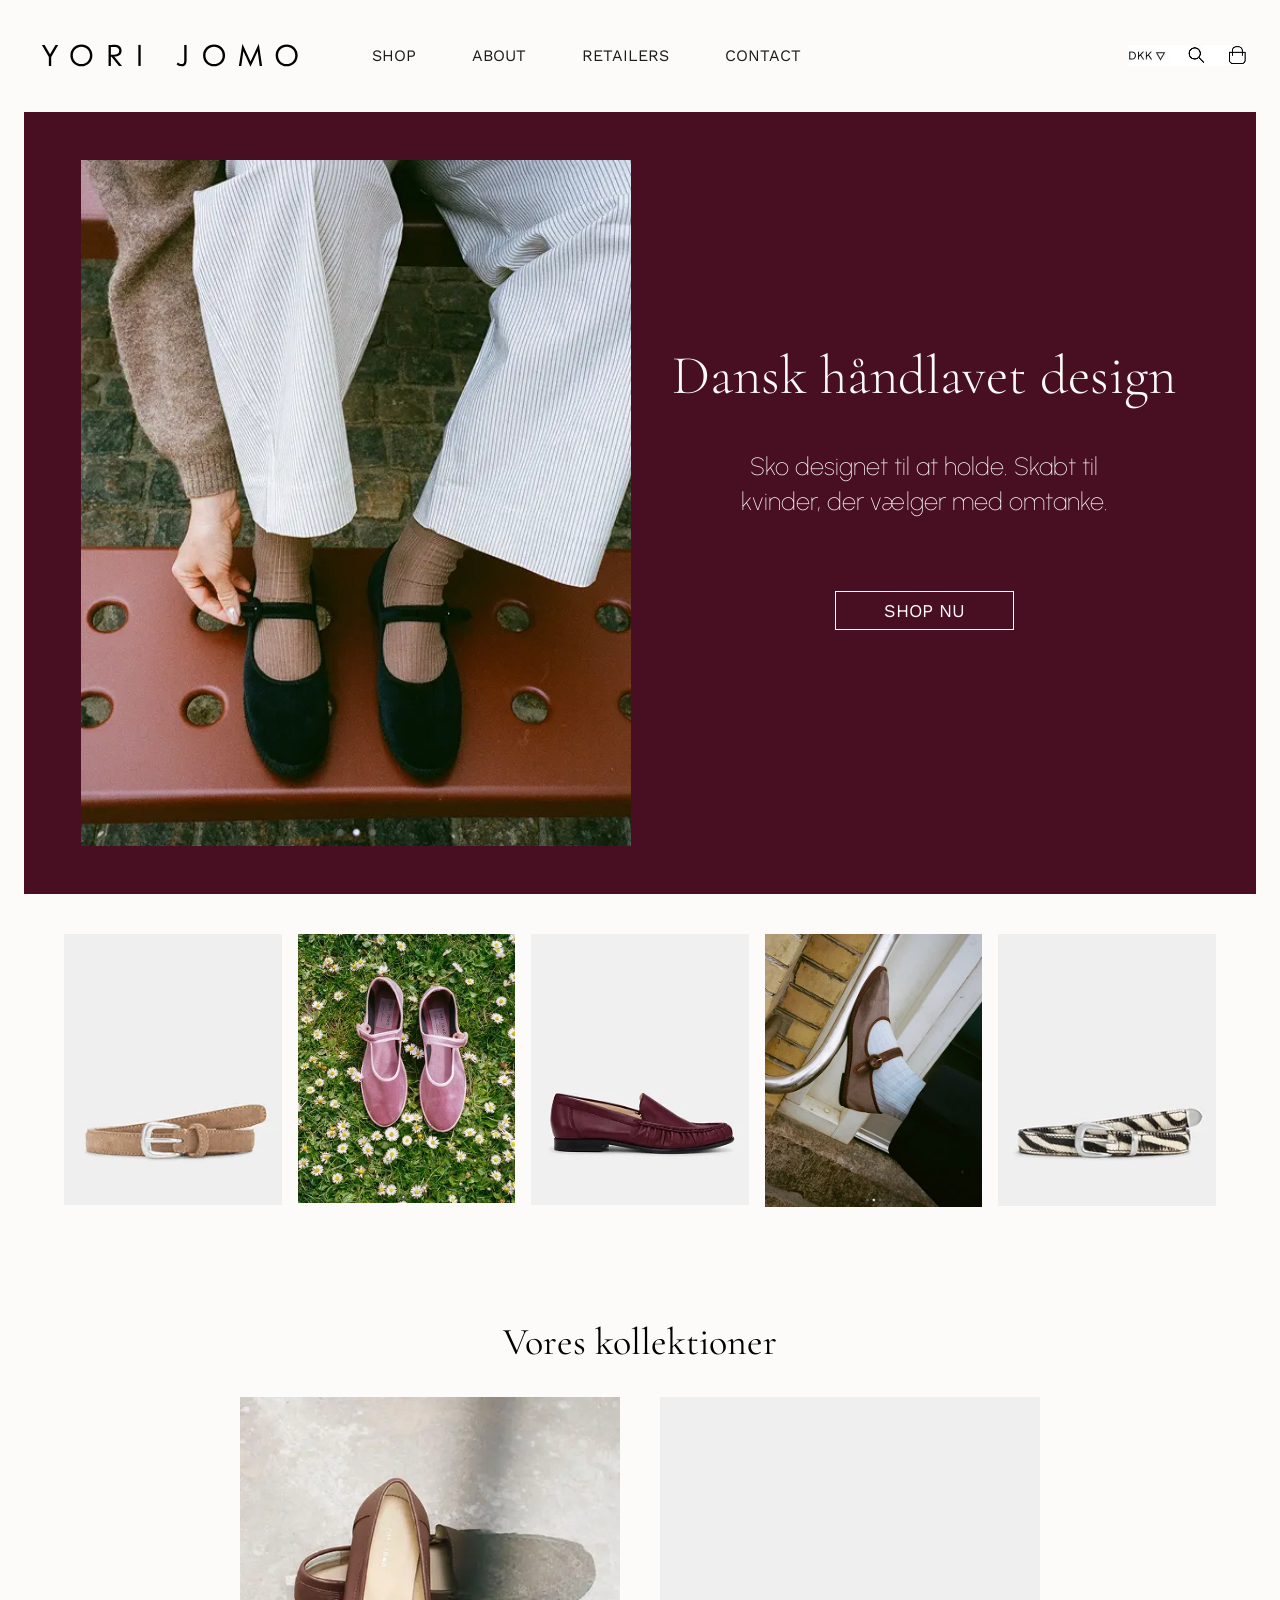
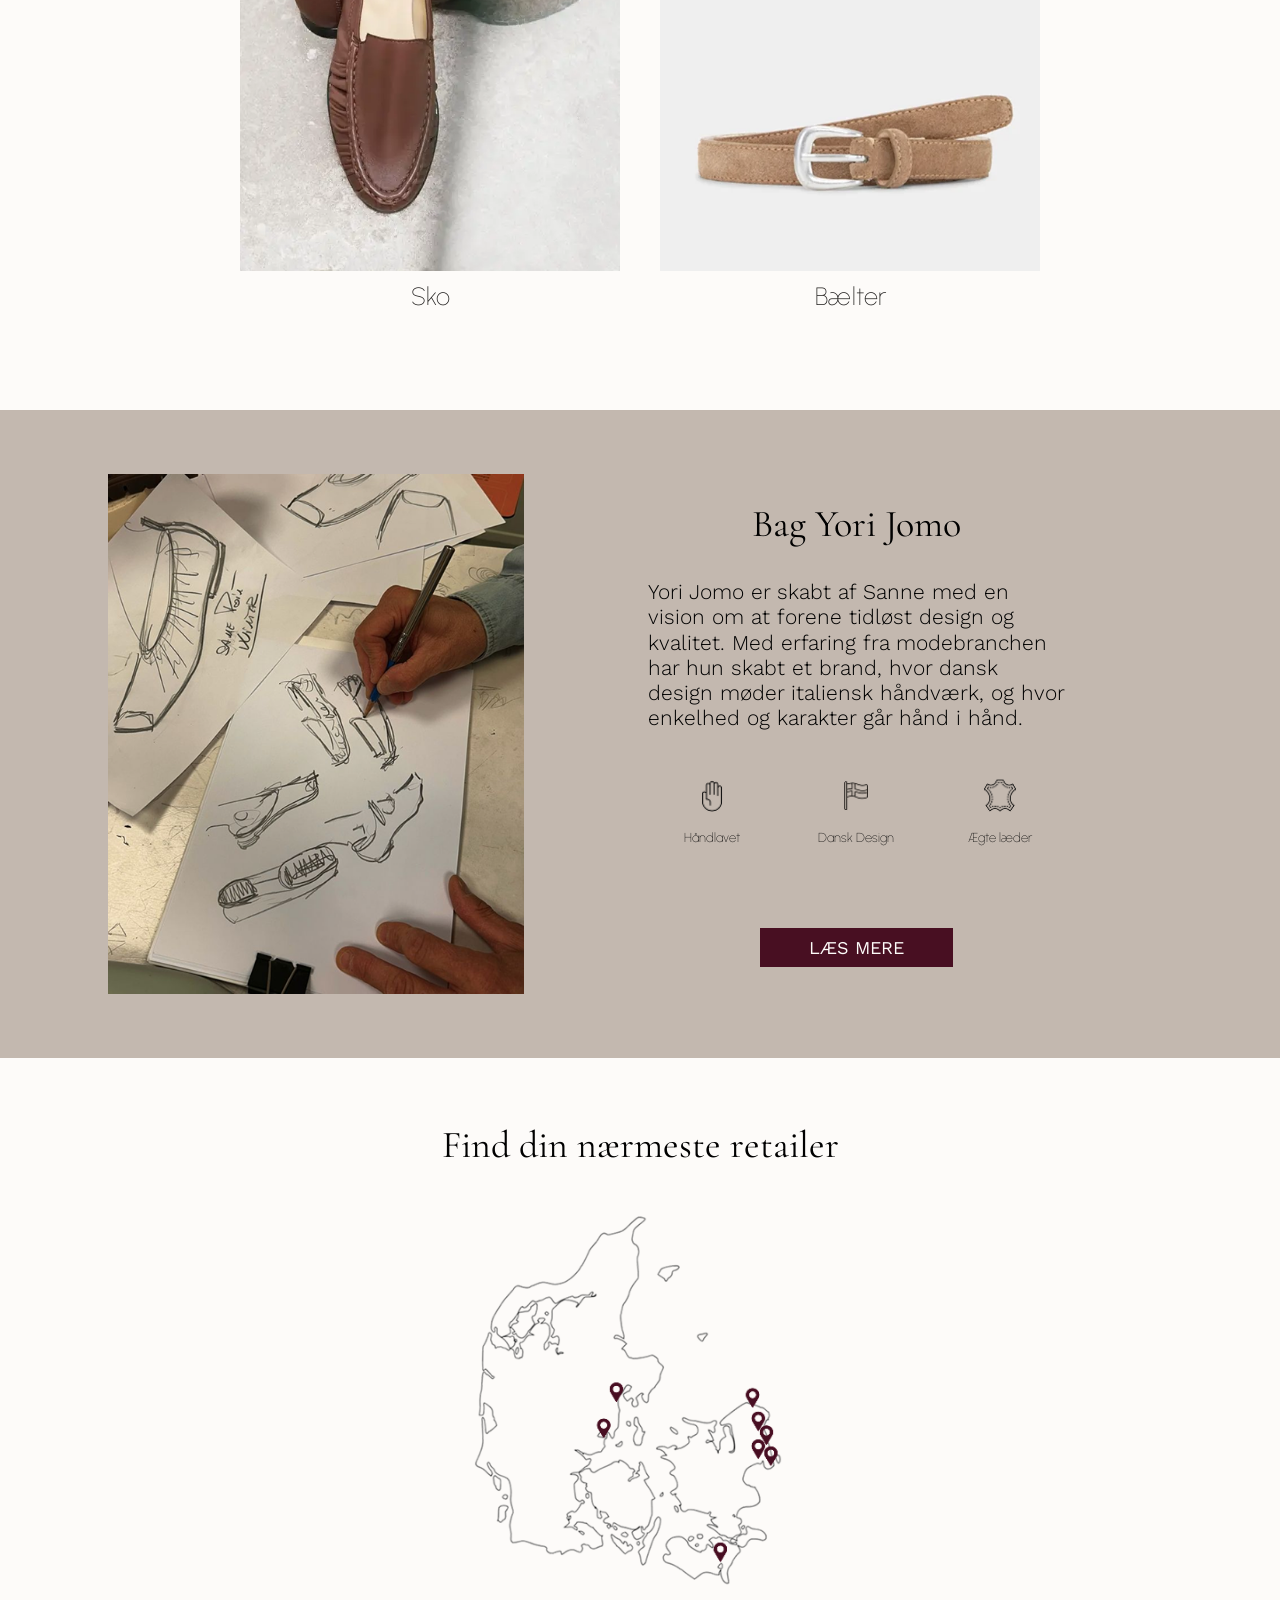
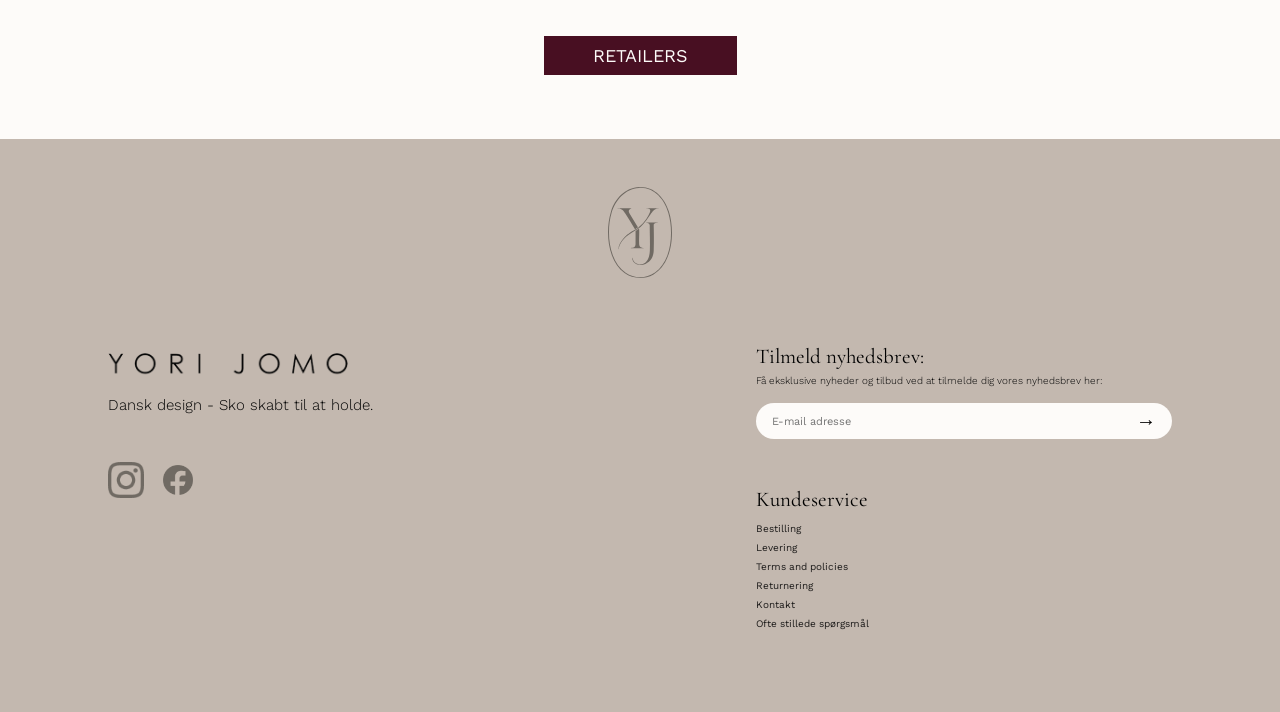
<file: index.html>
<!DOCTYPE html>
<html lang="en">

<head>
    <meta charset="UTF-8">
    <meta name="viewport" content="width=device-width, initial-scale=1.0">
    <meta name="robots" content="noindex">

    <link rel="preconnect" href="https://fonts.googleapis.com">
    <link rel="preconnect" href="https://fonts.gstatic.com" crossorigin>
    <link
        href="https://fonts.googleapis.com/css2?family=Cormorant+Garamond:ital,wght@0,300..700;1,300..700&family=Urbanist:ital,wght@0,100..900;1,100..900&family=Work+Sans:ital,wght@0,100..900;1,100..900&display=swap"
        rel="stylesheet">

    <link rel="stylesheet" href="system.css">
    <link rel="stylesheet" href="index.css">
    <link rel="stylesheet" href="ekstra.css">
    <script src="burger.js" defer></script>

    <title>Forside</title>
</head>

<body>
    <header>
        <nav>
            <a href="index.html">
                <img src="img_laura/logo.svg" alt="logo">
            </a>

            <button class="burger" aria-label="Åbn menu" aria-expanded="false">
                <span></span>
                <span></span>
                <span></span>
            </button>

            <ul class="menu">
                <li><a href="#">SHOP</a></li>
                <li><a href="#">ABOUT</a></li>
                <li><a href="#">RETAILERS</a></li>
                <li><a href="#">CONTACT</a></li>
            </ul>


            <a href="#" class="navbar_icons">
                <img src="img_laura/nav.webp" alt="icons">
            </a>
        </nav>

    </header>

    <main>
        <section class="section_hero">
            <div class="hero">
                <div class="hero_1">
                    <img src="img_laura/hero-laura.webp" alt="hero">
                </div>
                <div class="hero_2">
                    <p class="display">Dansk håndlavet design</p>
                    <h4>Sko designet til at holde. Skabt til <br> kvinder, der vælger med omtanke.</h4>
                    <a href="#" class="btn read-more">
                        <span class="button-text">SHOP NU</span>
                        <span class="button-arrow" aria-hidden="true">→</span>
                    </a>
                </div>
            </div>
        </section>
        <section class="section_galleri">
            <div class="galleri grid">
                <div class="col-6 col-lg-2">
                    <img src="img_laura/galleri-1.webp" alt="shop">
                </div>
                <div class="col-6  col-lg-2">
                    <img src="img_laura/galleri-2.webp" alt="shop">
                </div>
                <div class="col-6  col-lg-2">
                    <img src="img_laura/galleri-3.webp" alt="shop">
                </div>
                <div class="col-6  col-lg-2">
                    <img src="img_laura/galleri-4.webp" alt="shop">
                </div>
                <div class="col-lg-2 galleri_mobil-skjul">
                    <img src="img_laura/galleri-5.webp" alt="shop">
                </div>

            </div>
        </section>
        <section class="section_kollektioner">
            <h2>Vores kollektioner</h2>

            <div class="grid gap1">
                <div class="col-6">
                    <a href="#" class="kollektion">
                        <img src="img_laura/kollektion_sko3.webp" alt="sko">
                        <h4>Sko</h4>
                    </a>
                </div>
                <div class="col-6">
                    <a href="#" class="kollektion">
                        <img src="img_laura/kollektion_belt.webp" alt="bælter">
                        <h4>Bælter</h4>
                    </a>
                </div>
            </div>

        </section>
        <section class="grid bag-yori-jomo">

            <!-- Billede til venstre -->
            <div class="col-12 col-md-4 col-md-start-2">
                <img src="img/designtegning.png" alt="Billede af en masse tegninger af sko">
            </div>

            <!-- Indhold til højre -->
            <div class="col-12 col-md-4 col-md-start-7 yori-content">

                <h2>Bag Yori Jomo</h2>

                <p>
                    Yori Jomo er skabt af Sanne med en vision om at forene
                    tidløst design og kvalitet. Med erfaring fra modebranchen
                    har hun skabt et brand, hvor dansk design møder italiensk
                    håndværk, og hvor enkelhed og karakter går hånd i hånd.
                </p>

                <!-- Ikoner -->
                <div class="grid yori-icons">

                    <div class="col-4">
                        <img src="img/ikon1.png" alt="">
                        <h4>Håndlavet</h4>
                    </div>

                    <div class="col-4">
                        <img src="img/ikon2.png" alt="">
                        <h4>Dansk Design</h4>
                    </div>

                    <div class="col-4">
                        <img src="img/ikon3.png" alt="">
                        <h4>Ægte læder</h4>
                    </div>

                </div>

                <!-- Knap -->
                <div class="yori-button">
                    <button class="btn-secondary yori-button read-more">
                        <span class="button-text">LÆS MERE</span>
                        <span class="button-arrow" aria-hidden="true">→</span>
                    </button>
                </div>

            </div>

        </section>

        <section class="grid retailers">
            <div class="col-12 col-md-4 col-md-start-5">
                <div>
                    <h2>Find din nærmeste retailer</h2>
                </div>
                <div>
                    <img src="img/retailers.png" alt="kort over butikker">
                </div>
                <div>
                    <button class="btn-secondary read-more">
                        <span class="button-text">RETAILERS</span>
                        <span class="button-arrow" aria-hidden="true">→</span>
                    </button>
                </div>
            </div>

        </section>

    </main>



    <footer class="grid footer">

        <!-- Ikon øverst i midten -->
        <div class="col-2 col-start-6 col-md-2 col-md-start-6 footer-icon">
            <img src="img/yi_ikon.svg" alt="Yori Jomo ikon">
        </div>

        <!-- Venstre side: logo og sociale medier -->
        <div class="col-12 col-md-4 col-md-start-2 footer-brand">
            <img class="footer-logo" src="img/logo_footer.png" alt="Yori Jomo logo">

            <p>Dansk design - Sko skabt til at holde.</p>

            <div class="footer-socials">
                <a href="#" aria-label="Instagram">
                    <img src="img/insta.png" alt="">
                </a>
                <a href="#" aria-label="Facebook">
                    <img src="img/facebook.png" alt="">
                </a>
            </div>
        </div>

        <!-- Højre side -->
        <div class="col-12 col-md-4 col-md-start-8 footer-info">

            <div class="footer-newsletter">
                <h2>Tilmeld nyhedsbrev:</h2>
                <p>Få eksklusive nyheder og tilbud ved at tilmelde dig vores nyhedsbrev her:</p>

                <form>
                    <input type="email" placeholder="E-mail adresse" aria-label="E-mail adresse">
                    <button type="submit" aria-label="Tilmeld">
                        →
                    </button>
                </form>
            </div>

            <div class="footer-customer">
                <h2>Kundeservice</h2>
                <ul>
                    <li><a href="#">Bestilling</a></li>
                    <li><a href="#">Levering</a></li>
                    <li><a href="#">Terms and policies</a></li>
                    <li><a href="#">Returnering</a></li>
                    <li><a href="#">Kontakt</a></li>
                    <li><a href="#">Ofte stillede spørgsmål</a></li>
                </ul>
            </div>

        </div>

    </footer>

</body>

</html>
</file>
<file: system.css>
/*
System styles
1: Reset
2: Variable & tokens
3: Layout containers & Breakpoints
4: Layout/Grid
5: Tekst & Typografi
6: Forms
7: Links & Buttons
8: Medier
9: Hjælpere
10: Komponenter
11: Animationer
12: Custom CSS
*/

/* ========== 1: Reset ========== */

* {
  margin: 0;
  padding: 0;
  box-sizing: border-box;
}

a {
  text-decoration: none;
}

img {
  max-width: 100%;
  display: block;
}

html {
  background-color: var(--color-base-white);
}

/* ========== 2: Variable & tokens ========== */

:root {
  /* farver*/
  --color-base-white: #fdfbf9;
  --color-beige: #c3b8af;
  --color-dark-red: #480f22;
  --color-base-black: #1e1c1b;

  /* Spacing */
  --space-zero: 0;
  --space-xs: 0.25rem;
  --space-sm: 0.5rem;
  --space-md: 1rem;
  --space-lg: 1.5rem;
  --space-xl: 2rem;
  --space-xxl: 3rem;
  --space-xxxl: 6rem;

  /* Font-størrelser */
  --font-size-display-lg: 55px;
  --font-size-display-sm: 25px;
  --font-size-h1-lg: 50px;
  --font-size-h1-sm: 21px;
  --font-size-h2-lg: 38px;
  --font-size-h2-sm: 18px;
  --font-size-h3-lg: 35px;
  --font-size-h3-sm: 16px;
  --font-size-h4-lg: 25px;
  --font-size-h4-sm: 14px;
  --font-size-cta-lg: 18px;
  --font-size-cta-sm: 14px;
  --font-size-p-lg: 21px;
  --font-size-p-sm: 12px;

  --font-weight-light: 300;
  --font-weight-normal: 400;
  --font-weight-bold: 700;

  /* Borders & Radius */
  --radius: 25px;

  /* Spacing */
  --space-zero: 0;
  --space-xs: 0.25rem;
  --space-sm: 0.5rem;
  --space-md: 1rem;
  --space-lg: 1.5rem;
  --space-xl: 2rem;
  --space-xxl: 3rem;
  --space-xxxl: 6rem;
}

/* Surface Tokens / classes*/
.bg-primary {
  background-color: var(--color-base-white);
}
.text-primary {
  color: var(--color-base-black);
}
.text-secondary-light {
  color: var(--color-base-white);
}

/* rounded tokens /classes */
.rounded-border {
  border-radius: var(--radius);
}

/* ========== 4: Layout/Grid ========== */

/* Grundlæggende grid (mobile-first) */
.grid {
  display: grid;
  grid-template-columns: repeat(12, 1fr);
  gap: 0.5rem;
  /*margin: 0 calc(0.5rem / 2);*/
  grid-auto-rows: minmax(2rem, auto);
}
@media (min-width: 400px) {
  .grid {
    gap: 1rem;
    /*margin: 0 calc(1rem / 2);*/
  }
}

/* Responsive kolonne-klasser  */
.col-1 {
  grid-column: auto / span 1;
}
.col-2 {
  grid-column: auto / span 2;
}
.col-3 {
  grid-column: auto / span 3;
}
.col-4 {
  grid-column: auto / span 4;
}
.col-5 {
  grid-column: auto / span 5;
}
.col-6 {
  grid-column: auto / span 6;
}
.col-7 {
  grid-column: auto / span 7;
}
.col-8 {
  grid-column: auto / span 8;
}
.col-9 {
  grid-column: auto / span 9;
}
.col-10 {
  grid-column: auto / span 10;
}
.col-11 {
  grid-column: auto / span 11;
}
.col-12 {
  grid-column: auto / span 12;
}

/* Mellemstore skærme (sm: ≥760px) */
@media (min-width: 760px) {
  .col-sm-1 {
    grid-column: auto / span 1;
  }
  .col-sm-2 {
    grid-column: auto / span 2;
  }
  .col-sm-3 {
    grid-column: auto / span 3;
  }
  .col-sm-4 {
    grid-column: auto / span 4;
  }
  .col-sm-5 {
    grid-column: auto / span 5;
  }
  .col-sm-6 {
    grid-column: auto / span 6;
  }
  .col-sm-7 {
    grid-column: auto / span 7;
  }
  .col-sm-8 {
    grid-column: auto / span 8;
  }
  .col-sm-9 {
    grid-column: auto / span 9;
  }
  .col-sm-10 {
    grid-column: auto / span 10;
  }
  .col-sm-11 {
    grid-column: auto / span 11;
  }
  .col-sm-12 {
    grid-column: auto / span 12;
  }
}

/* Store skærme (md: ≥960px) */
@media (min-width: 960px) {
  .col-md-1 {
    grid-column: auto / span 1;
  }
  .col-md-2 {
    grid-column: auto / span 2;
  }
  .col-md-3 {
    grid-column: auto / span 3;
  }
  .col-md-4 {
    grid-column: auto / span 4;
  }
  .col-md-5 {
    grid-column: auto / span 5;
  }
  .col-md-6 {
    grid-column: auto / span 6;
  }
  .col-md-7 {
    grid-column: auto / span 7;
  }
  .col-md-8 {
    grid-column: auto / span 8;
  }
  .col-md-9 {
    grid-column: auto / span 9;
  }
  .col-md-10 {
    grid-column: auto / span 10;
  }
  .col-md-11 {
    grid-column: auto / span 11;
  }
  .col-md-12 {
    grid-column: auto / span 12;
  }
}

/* Extra store skærme (lg: ≥1280px) */
@media (min-width: 1280px) {
  .col-lg-1 {
    grid-column: auto / span 1;
  }
  .col-lg-2 {
    grid-column: auto / span 2;
  }
  .col-lg-3 {
    grid-column: auto / span 3;
  }
  .col-lg-4 {
    grid-column: auto / span 4;
  }
  .col-lg-5 {
    grid-column: auto / span 5;
  }
  .col-lg-6 {
    grid-column: auto / span 6;
  }
  .col-lg-7 {
    grid-column: auto / span 7;
  }
  .col-lg-8 {
    grid-column: auto / span 8;
  }
  .col-lg-9 {
    grid-column: auto / span 9;
  }
  .col-lg-10 {
    grid-column: auto / span 10;
  }
  .col-lg-11 {
    grid-column: auto / span 11;
  }
  .col-lg-12 {
    grid-column: auto / span 12;
  }
}

/* Col-start classes til at definere startpositioner...*/
.col-start-1 {
  grid-column-start: 1;
}
.col-start-2 {
  grid-column-start: 2;
}
.col-start-3 {
  grid-column-start: 3;
}
.col-start-4 {
  grid-column-start: 4;
}
.col-start-5 {
  grid-column-start: 5;
}
.col-start-6 {
  grid-column-start: 6;
}
.col-start-7 {
  grid-column-start: 7;
}
.col-start-8 {
  grid-column-start: 8;
}
.col-start-9 {
  grid-column-start: 9;
}
.col-start-10 {
  grid-column-start: 10;
}
.col-start-11 {
  grid-column-start: 11;
}
.col-start-12 {
  grid-column-start: 12;
}

/* Mellemstore skærme (sm: ≥760px) */
@media (min-width: 760px) {
  .col-sm-start-1 {
    grid-column-start: 1;
  }
  .col-sm-start-2 {
    grid-column-start: 2;
  }
  .col-sm-start-3 {
    grid-column-start: 3;
  }
  .col-sm-start-4 {
    grid-column-start: 4;
  }
  .col-sm-start-5 {
    grid-column-start: 5;
  }
  .col-sm-start-6 {
    grid-column-start: 6;
  }
  .col-sm-start-7 {
    grid-column-start: 7;
  }
  .col-sm-start-8 {
    grid-column-start: 8;
  }
  .col-sm-start-9 {
    grid-column-start: 9;
  }
  .col-sm-start-10 {
    grid-column-start: 10;
  }
  .col-sm-start-11 {
    grid-column-start: 11;
  }
  .col-sm-start-12 {
    grid-column-start: 12;
  }
}

/* Store skærme (md: ≥960px) */
@media (min-width: 960px) {
  .col-md-start-1 {
    grid-column-start: 1;
  }
  .col-md-start-2 {
    grid-column-start: 2;
  }
  .col-md-start-3 {
    grid-column-start: 3;
  }
  .col-md-start-4 {
    grid-column-start: 4;
  }
  .col-md-start-5 {
    grid-column-start: 5;
  }
  .col-md-start-6 {
    grid-column-start: 6;
  }
  .col-md-start-7 {
    grid-column-start: 7;
  }
  .col-md-start-8 {
    grid-column-start: 8;
  }
  .col-md-start-9 {
    grid-column-start: 9;
  }
  .col-md-start-10 {
    grid-column-start: 10;
  }
  .col-md-start-11 {
    grid-column-start: 11;
  }
  .col-md-start-12 {
    grid-column-start: 12;
  }
}

/* Extra store skærme (lg: ≥1200px) */
@media (min-width: 1200px) {
  .col-lg-start-1 {
    grid-column-start: 1;
  }
  .col-lg-start-2 {
    grid-column-start: 2;
  }
  .col-lg-start-3 {
    grid-column-start: 3;
  }
  .col-lg-start-4 {
    grid-column-start: 4;
  }
  .col-lg-start-5 {
    grid-column-start: 5;
  }
  .col-lg-start-6 {
    grid-column-start: 6;
  }
  .col-lg-start-7 {
    grid-column-start: 7;
  }
  .col-lg-start-8 {
    grid-column-start: 8;
  }
  .col-lg-start-9 {
    grid-column-start: 9;
  }
  .col-lg-start-10 {
    grid-column-start: 10;
  }
  .col-lg-start-11 {
    grid-column-start: 11;
  }
  .col-lg-start-12 {
    grid-column-start: 12;
  }
}

/* Nested grid */
.nested-grid {
  display: grid;
  grid-template-columns: repeat(12, 1fr);
  gap: 1rem; /* 2 * 8px */
  margin-top: 2rem; /* 2 * 8px */
}

/* Kolonne-klasser til det nestede grid */
.nested-grid > [class*="col-"] {
  background-color: #e0e0e0;
  border: 1px solid #ccc;
}

/* Lodret justering af indhold */
.content-start {
  align-content: flex-start;
}
.content-center {
  align-content: center;
}
.content-end {
  align-content: flex-end;
}
.content-between {
  align-content: space-between;
}
.content-around {
  align-content: space-around;
}
.content-stretch {
  align-content: stretch;
}

/* Flexbox classes */

/* Flebox display */
.flex {
  display: flex;
}
.inline-flex {
  display: inline-flex;
}

/* Flebox retning */
.flex-row {
  flex-direction: row;
}
.flex-row-reverse {
  flex-direction: row-reverse;
}
.flex-col {
  flex-direction: column;
}
.flex-col-reverse {
  flex-direction: column-reverse;
}

/* Justering af indhold */
.justify-start {
  justify-content: flex-start;
}
.justify-end {
  justify-content: flex-end;
}
.justify-center {
  justify-content: center;
}
.justify-between {
  justify-content: space-between;
}
.justify-around {
  justify-content: space-around;
}
.justify-evenly {
  justify-content: space-evenly;
}

/* Lodret justering */
.items-start {
  align-items: flex-start;
}
.items-end {
  align-items: flex-end;
}
.items-center {
  align-items: center;
}
.items-baseline {
  align-items: baseline;
}
.items-stretch {
  align-items: stretch;
}

/* Individuel lodret justering */
.self-start {
  align-self: flex-start;
}
.self-end {
  align-self: flex-end;
}
.self-center {
  align-self: center;
}
.self-baseline {
  align-self: baseline;
}
.self-stretch {
  align-self: stretch;
}

/* Individuel vandret justering */
.justify-self-start {
  justify-self: start;
}
.justify-self-end {
  justify-self: end;
}
.justify-self-center {
  justify-self: center;
}
.justify-self-stretch {
  justify-self: stretch;
}

/* Omflytning */
.flex-wrap {
  flex-wrap: wrap;
}
.flex-nowrap {
  flex-wrap: nowrap;
}
.flex-wrap-reverse {
  flex-wrap: wrap-reverse;
}

/* Gaps = Afstand mellem elementer */
.gap-zero {
  gap: var(--space-zero);
}
.gap-xs {
  gap: var(--space-xs);
}
.gap-sm {
  gap: var(--space-sm);
}
.gap-md {
  gap: var(--space-md);
}
.gap-lg {
  gap: var(--space-lg);
}
.gap-xl {
  gap: var(--space-xl);
}
.gap-xxl {
  gap: var(--space-xxl);
}

/* Små skærme (≥400px) */
@media (min-width: 400px) {
  .xs\:gap-zero {
    gap: var(--space-zero);
  }
  .xs\:gap-xs {
    gap: var(--space-xs);
  }
  .xs\:gap-sm {
    gap: var(--space-sm);
  }
  .xs\:gap-md {
    gap: var(--space-md);
  }
  .xs\:gap-lg {
    gap: var(--space-lg);
  }
  .xs\:gap-xl {
    gap: var(--space-xl);
  }
  .xs\:gap-xxl {
    gap: var(--space-xxl);
  }
}

/* Tablet skærme (≥760px) */
@media (min-width: 760px) {
  .sm\:gap-zero {
    gap: var(--space-zero);
  }
  .sm\:gap-xs {
    gap: var(--space-xs);
  }
  .sm\:gap-sm {
    gap: var(--space-sm);
  }
  .sm\:gap-md {
    gap: var(--space-md);
  }
  .sm\:gap-lg {
    gap: var(--space-lg);
  }
  .sm\:gap-xl {
    gap: var(--space-xl);
  }
  .sm\:gap-xxl {
    gap: var(--space-xxl);
  }
}

/* Mellemstore skærme (≥960px) */
@media (min-width: 960px) {
  .md\:gap-zero {
    gap: var(--space-zero);
  }
  .md\:gap-xs {
    gap: var(--space-xs);
  }
  .md\:gap-sm {
    gap: var(--space-sm);
  }
  .md\:gap-md {
    gap: var(--space-md);
  }
  .md\:gap-lg {
    gap: var(--space-lg);
  }
  .md\:gap-xl {
    gap: var(--space-xl);
  }
  .md\:gap-xxl {
    gap: var(--space-xxl);
  }
}

/* Store skærme (≥1200px) */
@media (min-width: 1200px) {
  .lg\:gap-zero {
    gap: var(--space-zero);
  }
  .lg\:gap-xs {
    gap: var(--space-xs);
  }
  .lg\:gap-sm {
    gap: var(--space-sm);
  }
  .lg\:gap-md {
    gap: var(--space-md);
  }
  .lg\:gap-lg {
    gap: var(--space-lg);
  }
  .lg\:gap-xl {
    gap: var(--space-xl);
  }
  .lg\:gap-xxl {
    gap: var(--space-xxl);
  }
}

/* ========== 5: Tekst & Typografi, fonte ========== */

.display,
h1,
h2 {
  font-family: "Cormorant Garamond", serif;
}

h3,
h4 {
  font-family: "Urbanist", sans-serif;
}

p,
.btn,
.menu,
.btn-secondary {
  font-family: "Work Sans", sans-serif;
}

/* mobile first */
.display {
  font-size: var(--font-size-display-sm);
}
h1 {
  font-size: var(--font-size-h1-sm);
}
h2 {
  font-size: var(--font-size-h2-sm);
  font-weight: 400;
}
h3 {
  font-size: var(--font-size-h3-sm);
  font-weight: 200;
}
h4 {
  font-size: var(--font-size-h4-sm);
  font-weight: 100;
  line-height: 1.4;
}
p {
  font-size: var(--font-size-p-sm);
  font-weight: 300;
  line-height: 1.2;
}
.btn,
.btn-secondary {
  font-size: var(--font-size-cta-sm);
}

/* desktop */
@media (min-width: 760px) {
  .display {
    font-size: var(--font-size-display-lg);
  }
  h1 {
    font-size: var(--font-size-h1-lg);
  }
  h2 {
    font-size: var(--font-size-h2-lg);
  }
  h3 {
    font-size: var(--font-size-h3-lg);
  }
  h4 {
    font-size: var(--font-size-h4-lg);
  }
  p {
    font-size: var(--font-size-p-lg);
  }
  .btn,
  .btn-secondary {
    font-size: var(--font-size-cta-lg);
  }
}

/* Tekstjustering */
/* Standard tekstjustering (mobil-first) */
.text-left {
  text-align: left;
}
.text-center {
  text-align: center;
}
.text-right {
  text-align: right;
}
.text-justify {
  text-align: justify;
}

/* Tablet skærme (≥760px) */
@media (min-width: 760px) {
  .sm\:text-left {
    text-align: left;
  }
  .sm\:text-center {
    text-align: center;
  }
  .sm\:text-right {
    text-align: right;
  }
  .sm\:text-justify {
    text-align: justify;
  }
}

/* Mellemstore skærme (≥960px) */
@media (min-width: 960px) {
  .md\:text-left {
    text-align: left;
  }
  .md\:text-center {
    text-align: center;
  }
  .md\:text-right {
    text-align: right;
  }
  .md\:text-justify {
    text-align: justify;
  }
}

/* Store skærme (≥1200px) */
@media (min-width: 1200px) {
  .lg\:text-left {
    text-align: left;
  }
  .lg\:text-center {
    text-align: center;
  }
  .lg\:text-right {
    text-align: right;
  }
  .lg\:text-justify {
    text-align: justify;
  }
}

/* ========== 7: links & Buttons ========== */

/* Knap-varianter */
.btn {
  background-color: transparent;
  color: var(--color-base-white);
  padding: var(--space-sm) var(--space-xxl);
  border: 1px solid var(--color-base-white);
  cursor: pointer;
  transition: background-color 0.2s ease;
  text-decoration: none;
}

.btn:hover {
  background-color: var(--color-base-white);
  color: var(--color-dark-red);
  text-decoration: none;
}

.btn-secondary {
  background-color: var(--color-dark-red);
  color: var(--color-base-white);
  padding: var(--space-sm) var(--space-xxl);
  border: 1px solid var(--color-dark-red);
  cursor: pointer;
  transition: background-color 0.2s ease;
  text-decoration: none;
}

.btn-secondary:hover {
  background-color: transparent;
  color: var(--color-dark-red);
}

/* knap størrelser*/
.btn-sm {
  padding: var(--space-xs) var(--space-sm);
  font-size: var(--font-size-sm);
}

.btn-md {
  padding: var(--space-sm) var(--space-md);
  font-size: var(--font-size-base);
}

.btn-lg {
  padding: var(--space-md) var(--space-lg);
  font-size: var(--font-size-lg);
}
.btn-full {
  padding: var(--space-md) var(--space-lg);
  font-size: var(--font-size-lg);
  width: 100%;
}

/* links / a hrefs*/
a {
  color: var(--color-base-black);
  text-decoration: none;
  transition: color 0.2s ease;
}

a:hover {
  color: var(--color-dark-red);
  text-decoration: none;
}

/* ========== 8: Medier ========== */
img {
  width: 100%;
  max-width: 100%;
  height: auto;
}

/* ========== 9: Hjælpere ========== */

/*fjern tekstunderstregning*/
.text-decoration-none {
  text-decoration: none;
}

/* Mobil (default) */
.hidden {
  display: none;
}
.visible {
  display: block;
}

/* Mellemstore skærme (sm: ≥760px) */
@media (min-width: 760px) {
  .hidden-sm {
    display: none;
  }
  .visible-sm {
    display: block;
  }
}

/* Store skærme (md: ≥960px) */
@media (min-width: 960px) {
  .hidden-md {
    display: none;
  }
  .visible-md {
    display: block;
  }
}

/* Extra store skærme (lg: ≥1200px) */
@media (min-width: 1200px) {
  .hidden-lg {
    display: none;
  }
  .visible-lg {
    display: block;
  }
}

/* Padding classes */
.p-zero {
  padding: var(--space-zero);
}
.p-xs {
  padding: var(--space-xs);
}
.p-sm {
  padding: var(--space-sm);
}
.p-md {
  padding: var(--space-md);
}
.p-lg {
  padding: var(--space-lg);
}
.p-xl {
  padding: var(--space-xl);
}
.p-xxl {
  padding: var(--space-xxl);
}
.p-xxxl {
  padding: var(--space-xxxl);
}
.p-t-zero {
  padding-top: var(--space-zero);
}
.p-t-xs {
  padding-top: var(--space-xs);
}
.p-t-sm {
  padding-top: var(--space-sm);
}
.p-t-md {
  padding-top: var(--space-md);
}
.p-t-lg {
  padding-top: var(--space-lg);
}
.p-t-xl {
  padding-top: var(--space-xl);
}
.p-t-xxl {
  padding-top: var(--space-xxl);
}
.p-t-xxxl {
  padding-top: var(--space-xxxl);
}
.p-r-zero {
  padding-right: var(--space-zero);
}
.p-r-xs {
  padding-right: var(--space-xs);
}
.p-r-sm {
  padding-right: var(--space-sm);
}
.p-r-md {
  padding-right: var(--space-md);
}
.p-r-lg {
  padding-right: var(--space-lg);
}
.p-r-xl {
  padding-right: var(--space-xl);
}
.p-r-xxl {
  padding-right: var(--space-xxl);
}
.p-r-xxxl {
  padding-right: var(--space-xxxl);
}
.p-b-zero {
  padding-bottom: var(--space-zero);
}
.p-b-xs {
  padding-bottom: var(--space-xs);
}
.p-b-sm {
  padding-bottom: var(--space-sm);
}
.p-b-md {
  padding-bottom: var(--space-md);
}
.p-b-lg {
  padding-bottom: var(--space-lg);
}
.p-b-xl {
  padding-bottom: var(--space-xl);
}
.p-b-xxl {
  padding-bottom: var(--space-xxl);
}
.p-b-xxxl {
  padding-bottom: var(--space-xxxl);
}
.p-l-zero {
  padding-left: var(--space-zero);
}
.p-l-xs {
  padding-left: var(--space-xs);
}
.p-l-sm {
  padding-left: var(--space-sm);
}
.p-l-md {
  padding-left: var(--space-md);
}
.p-l-lg {
  padding-left: var(--space-lg);
}
.p-l-xl {
  padding-left: var(--space-xl);
}
.p-l-xxl {
  padding-left: var(--space-xxl);
}
.p-l-xxxl {
  padding-left: var(--space-xxxl);
}

/* Margin classes */
.m-zero {
  margin: var(--space-zero);
}
.m-xs {
  margin: var(--space-xs);
}
.m-sm {
  margin: var(--space-sm);
}
.m-md {
  margin: var(--space-md);
}
.m-lg {
  margin: var(--space-lg);
}
.m-xl {
  margin: var(--space-xl);
}
.m-xxl {
  margin: var(--space-xxl);
}
.m-xxxl {
  margin: var(--space-xxxl);
}
.m-t-zero {
  margin-top: var(--space-zero);
}
.m-t-xs {
  margin-top: var(--space-xs);
}
.m-t-sm {
  margin-top: var(--space-sm);
}
.m-t-md {
  margin-top: var(--space-md);
}
.m-t-lg {
  margin-top: var(--space-lg);
}
.m-t-xl {
  margin-top: var(--space-xl);
}
.m-t-xxl {
  margin-top: var(--space-xxl);
}
.m-t-xxxl {
  margin-top: var(--space-xxxl);
}
.m-r-zero {
  margin-right: var(--space-zero);
}
.m-r-xs {
  margin-right: var(--space-xs);
}
.m-r-sm {
  margin-right: var(--space-sm);
}
.m-r-md {
  margin-right: var(--space-md);
}
.m-r-lg {
  margin-right: var(--space-lg);
}
.m-r-xl {
  margin-right: var(--space-xl);
}
.m-r-xxl {
  margin-right: var(--space-xxl);
}
.m-r-xxxl {
  margin-right: var(--space-xxxl);
}
.m-b-zero {
  margin-bottom: var(--space-zero);
}
.m-b-xs {
  margin-bottom: var(--space-xs);
}
.m-b-sm {
  margin-bottom: var(--space-sm);
}
.m-b-md {
  margin-bottom: var(--space-md);
}
.m-b-lg {
  margin-bottom: var(--space-lg);
}
.m-b-xl {
  margin-bottom: var(--space-xl);
}
.m-b-xxl {
  margin-bottom: var(--space-xxl);
}
.m-b-xxxl {
  margin-bottom: var(--space-xxxl);
}
.m-l-zero {
  margin-left: var(--space-zero);
}
.m-l-xs {
  margin-left: var(--space-xs);
}
.m-l-sm {
  margin-left: var(--space-sm);
}
.m-l-md {
  margin-left: var(--space-md);
}
.m-l-lg {
  margin-left: var(--space-lg);
}
.m-l-xl {
  margin-left: var(--space-xl);
}
.m-l-xxl {
  margin-left: var(--space-xxl);
}
.m-l-xxxl {
  margin-left: var(--space-xxxl);
}

/* ========== 10: Komponenter ========== */

/*Navbar*/
/* Navbar styling */
.navbarfixed {
  position: fixed;
  top: 0;
  left: 0;
  width: 100%;
  background: var(--color-bright);
}
.mobile-menu {
  position: fixed;
  top: 0;
  left: 0;
  bottom: 0;
  background-color: var(--color-bright);
  width: 100%;
  padding: 96px var(--space-xl);
  z-index: 1000;
}
.mobile-menu a {
  padding: var(--space-sm) 0;
}
.logo,
.navicon {
  z-index: 1001;
}

/* ========== 11: Animationer ========== */
/* Glat scrolling for anker-links */
html {
  scroll-behavior: smooth;
}

/* ----------------------------------------------
 * Generated by Animista on 2026-10-2 15:17:36
 * Licensed under FreeBSD License.
 * See http://animista.net/license for more info. 
 * w: http://animista.net, t: @cssanimista
 * ---------------------------------------------- */

.slide-fwd-center {
  -webkit-animation: slide-fwd-center 0.45s cubic-bezier(0.25, 0.46, 0.45, 0.94) both;
  animation: slide-fwd-center 0.45s cubic-bezier(0.25, 0.46, 0.45, 0.94) both;
}

@-webkit-keyframes slide-fwd-center {
  0% {
    -webkit-transform: translateZ(0);
    transform: translateZ(0);
  }
  100% {
    -webkit-transform: translateZ(160px);
    transform: translateZ(160px);
  }
}
@keyframes slide-fwd-center {
  0% {
    -webkit-transform: translateZ(0);
    transform: translateZ(0);
  }
  100% {
    -webkit-transform: translateZ(160px);
    transform: translateZ(160px);
  }
}

/* ========== 12: Custom CSS ========== */
/* Tilføj dine egne brugerdefinerede stilarter her - eller tilføj dem i en separat fil */
</file>
<file: index.css>
/********************* MOBIL *********************/
/* hero sektion */
.hero {
  background-color: var(--color-dark-red);
  padding: var(--space-lg);
  display: flex;
  flex-direction: column;
  gap: var(--space-xl);
  color: var(--color-base-white);
}

.hero_2 {
  display: flex;
  flex-direction: column;
  align-items: center;
  text-align: center;
  gap: var(--space-lg);
}

.hero_2 a {
  margin: 1rem 0;
}

.section_hero {
  padding: 0 0 1.5rem;
}

.hero_1 img {
  width: 100%;
  max-width: 400px;
  height: auto;
  margin: 0 auto;
}

/* Galleri sektion */
.galleri_mobil-skjul {
  display: none;
}

/* Kollektioner */
.section_kollektioner h2 {
  text-align: center;
  margin-bottom: 1rem;
}
.kollektion h4 {
  text-align: center;
  margin-top: var(--space-sm);
}

.section_kollektioner {
  margin: 4rem 1rem;
}

/* HEADER NAVBAR */
header nav {
  display: flex;
  align-items: center;
  margin: 1rem;
}

.menu {
  list-style: none;
  display: none; /* skjult i mobil */
}

.navbar_icons {
  display: none;
}

/* Burger menu */
.burger {
  display: flex;
  flex-direction: column;
  gap: 6px;
  padding: 0;
  margin-left: auto;
  border: none;
  background: none;
  cursor: pointer;
}

.burger span {
  width: 25px;
  height: 2px;
  background-color: var(--color-base-black);
  display: block;
}

/* Når menuen åbnes */
nav.active .menu {
  display: flex;
  flex-direction: column;
  gap: 1.5rem;
  position: absolute;
  top: 100%;
  left: 0;
  width: 100%;
  margin: 0;
  padding: 2rem;
  box-sizing: border-box;
  background-color: var(--color-base-white);
  border: 1px solid var(--color-base-black);
  z-index: 10;
}

header nav {
  position: relative;
}

/* KNAP */
/* Pilen er skjult som standard */
.button-arrow {
  position: absolute;
  left: 50%;
  top: 50%;
  font-size: 2rem;
  line-height: 1;
  opacity: 0;
  transform: translate(-50%, -50%) translateX(-10px);
  transition:
    opacity 0.3s ease,
    transform 0.3s ease;
}

/* Teksten forsvinder */
.read-more:hover .button-text {
  opacity: 0;
}

/* Pilen vises */
.read-more:hover .button-arrow {
  opacity: 1;
  transform: translate(-50%, -50%) translateX(0);
}

/* Glidende overgang på teksten */
.button-text {
  transition: opacity 0.3s ease;
}

.read-more {
  position: relative;
}

/********************* DESKTOP *********************/
@media (min-width: 760px) {
  /* hero desktop */
  .hero {
    display: grid;
    grid-template-columns: 1fr 1fr;
    align-items: center;
    gap: 0rem;
    padding: var(--space-xxl);
  }

  .section_hero {
    padding: 0rem 1.5rem 1.5rem;
  }

  .hero_2 {
    gap: 40px;
  }

  .hero_2 a {
    margin: 2rem 0;
  }

  .hero_1 img {
    max-width: 550px;
  }

  /* Galleri */
  .galleri {
    padding: 1rem 4rem;
    grid-template-columns: repeat(5, minmax(0, 1fr));
  }
  .galleri > div {
    grid-column: auto;
  }

  .galleri_mobil-skjul {
    display: block;
  }

  /* kollektioner */
  .section_kollektioner h2 {
    font-size: 38px;
    font-weight: 400;
    margin-bottom: 2rem;
  }

  .section_kollektioner {
    margin: 6rem 15rem;
  }

  .gap1 {
    gap: 2.5rem;
  }

  /* HEADER NAVBAR */
  header nav {
    margin: 1.7rem 1rem;
  }

  .menu {
    gap: 3.5rem;
    list-style: none;
    display: block;
    display: flex;
    align-items: center;
    margin: 0 3.5rem;
  }

  header nav > a:last-child {
    margin-left: auto;
    padding: 0 1rem 0 0;
  }

  .navbar_icons {
    display: block;
  }

  .burger {
    display: none;
  }
}
</file>
<file: ekstra.css>
/* Bag Yori Jomo */
.bag-yori-jomo {
  background-color: var(--color-beige);
  align-items: center;
  padding: 4rem 0;
}

/* Indhold til højre */
.yori-content {
  display: flex;
  flex-direction: column;
  justify-content: center;
  gap: 2rem;
}

/* Overskrift */
.yori-content h2 {
  text-align: center;
}

/* Brødtekst */
/* .yori-content p {
  font-size: 16px;
  line-height: 1.3;
} */

/* Ikoner på én række */
.yori-icons {
  margin: 1rem 0;
  text-align: center;
  align-items: start;
}

.yori-icons img {
  width: 35px;
  height: 35px;
  object-fit: contain;
  margin: 0 auto 1rem;
}

.yori-icons h4 {
  font-size: 13px;
}

/* Knap centreret */
.yori-button {
  display: flex;
  justify-content: center;
  margin-top: 1rem;
}

@media (max-width: 960px) {
  .bag-yori-jomo {
    padding-left: 3rem;
    padding-right: 3rem;
  }
}

/* retailers */
.retailers {
  text-align: center;
  padding: 4rem 0;
}

.retailers img {
  display: block;
  margin-inline: auto;
  max-width: 80%;
  margin: 2rem auto;
}

/* Footer */
.footer {
  background-color: var(--color-beige);
  padding: 3rem 0 5rem;
  align-items: start;
}

/* Ikon øverst */
.footer-icon {
  grid-row: 1;
  grid-column: 6 / span 2;
  justify-self: center;
  width: 64px;
}

.footer-icon img {
  width: 100%;
  padding-bottom: 50px;
}

/* Brand til venstre */
.footer-brand {
  grid-row: 2;
}

.footer-logo {
  width: 15rem;
  margin-bottom: 0.5rem;
}

.footer-brand p {
  font-size: 15px;
}

.footer-socials {
  display: flex;
  gap: 1rem;
  margin-top: 3rem;
}

.footer-socials img {
  width: 36px;
  height: 36px;
  object-fit: contain;
}

/* Nyhedsbrev og kundeservice */
.footer-info {
  grid-row: 2;
}

.footer-info h2 {
  font-size: 21px;
  font-weight: 400;
  margin-bottom: 0.4rem;
}

.footer-info p {
  font-size: 10px;
  margin-bottom: 1rem;
}

.footer-newsletter form {
  display: flex;
  align-items: center;
  background-color: var(--color-base-white);
  border-radius: 30px;
  padding: 0.4rem 1rem;
}

.footer-newsletter input {
  width: 100%;
  min-width: 0;
  border: none;
  outline: none;
  background: transparent;
  font-family: "Work Sans", sans-serif;
  font-size: 11px;
}

.footer-newsletter button {
  border: none;
  background: transparent;
  font-size: 20px;
  cursor: pointer;
}

.footer-customer {
  margin-top: 3rem;
}

.footer-customer ul {
  list-style: none;
}

.footer-customer a {
  font-family: "Work Sans", sans-serif;
  font-size: 10px;
  line-height: 1.6;
}

@media (max-width: 759px) {
  /* Centrer hele footeren */
  .footer {
    text-align: center;
    justify-items: center;
    padding: 3rem 1.5rem;
    gap: 2rem;
  }

  /* Ikon øverst */
  .footer-icon {
    grid-column: 1 / -1;
    grid-row: 1;
    justify-self: center;
  }

  /* Logo og tekst */
  .footer-brand {
    grid-column: 1 / -1;
    grid-row: 2;
    display: flex;
    flex-direction: column;
    align-items: center;
  }

  .footer-logo {
    margin: 0 auto 0.5rem;
  }

  /* Sociale medier */
  .footer-socials {
    justify-content: center;
    margin-top: 2rem;
    margin-bottom: 2.5rem;
  }

  /* Nyhedsbrev og kundeservice */
  .footer-info {
    grid-column: 1 / -1;
    grid-row: 3;
    width: 100%;
    display: flex;
    flex-direction: column;
    align-items: center;
  }

  .footer-newsletter,
  .footer-customer {
    width: 100%;
    max-width: 350px;
  }

  .footer-newsletter form {
    width: 100%;
    margin-bottom: 1rem;
  }

  .footer-customer {
    margin-top: 2rem;
  }
}
</file>
